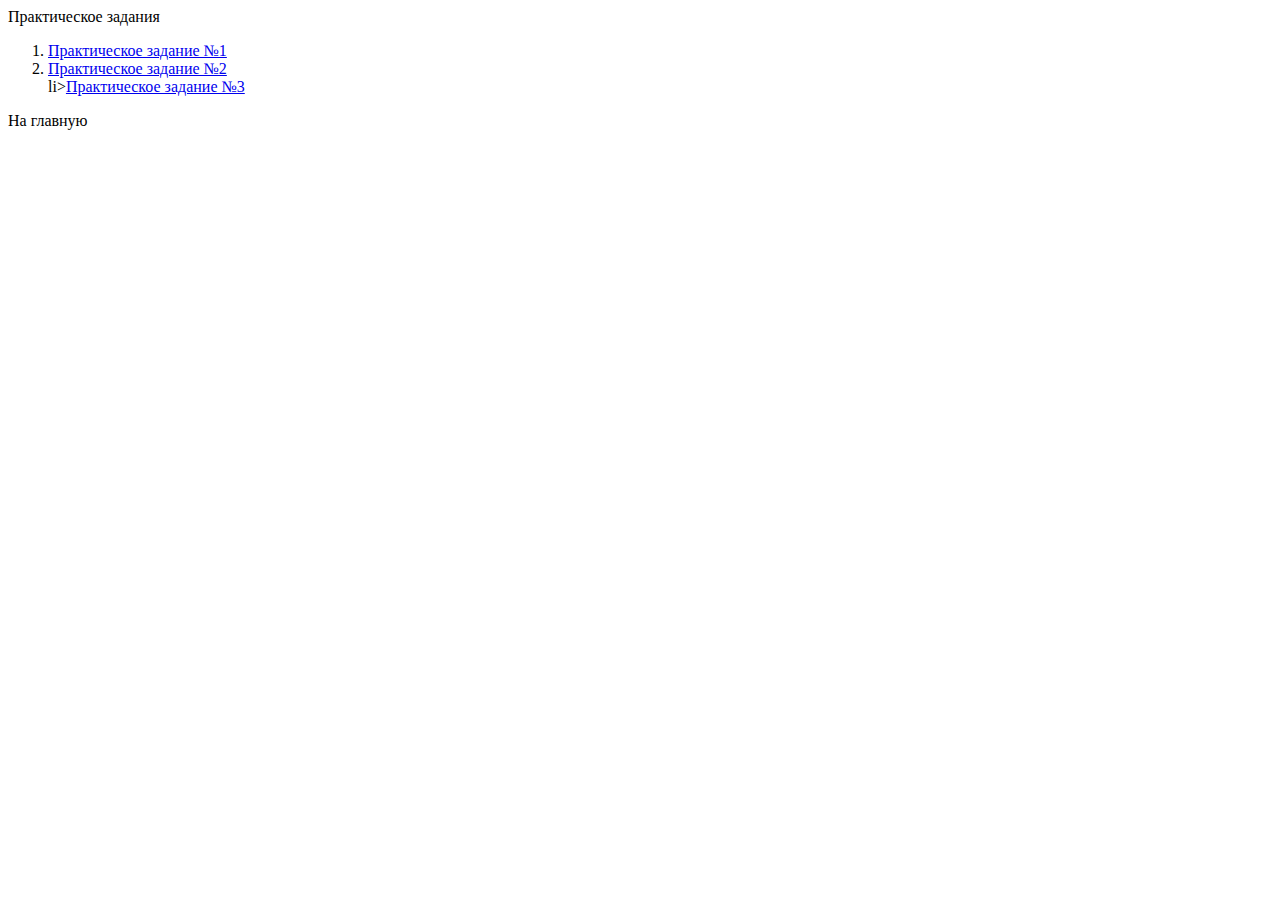
<file: index.html>
<!DOCTYPE html>
<html lang="en">
<head>
    <meta charset="UTF-8">
    <meta name="viewport" content="width=device-width, initial-scale=1.0">
    <title>Практические задания</title>
</head>
<body>
  <h>Практическое задания</h>
  <ol>
    <li><a href="task1.html">Практическое задание №1</a></li>
    <li><a href="task2.html">Практическое задание №2</a></li>
    li><a href="task3.html">Практическое задание №3</a></li>
  </ol>
    <a> На главную </a> 
</body>
</html>
</file>
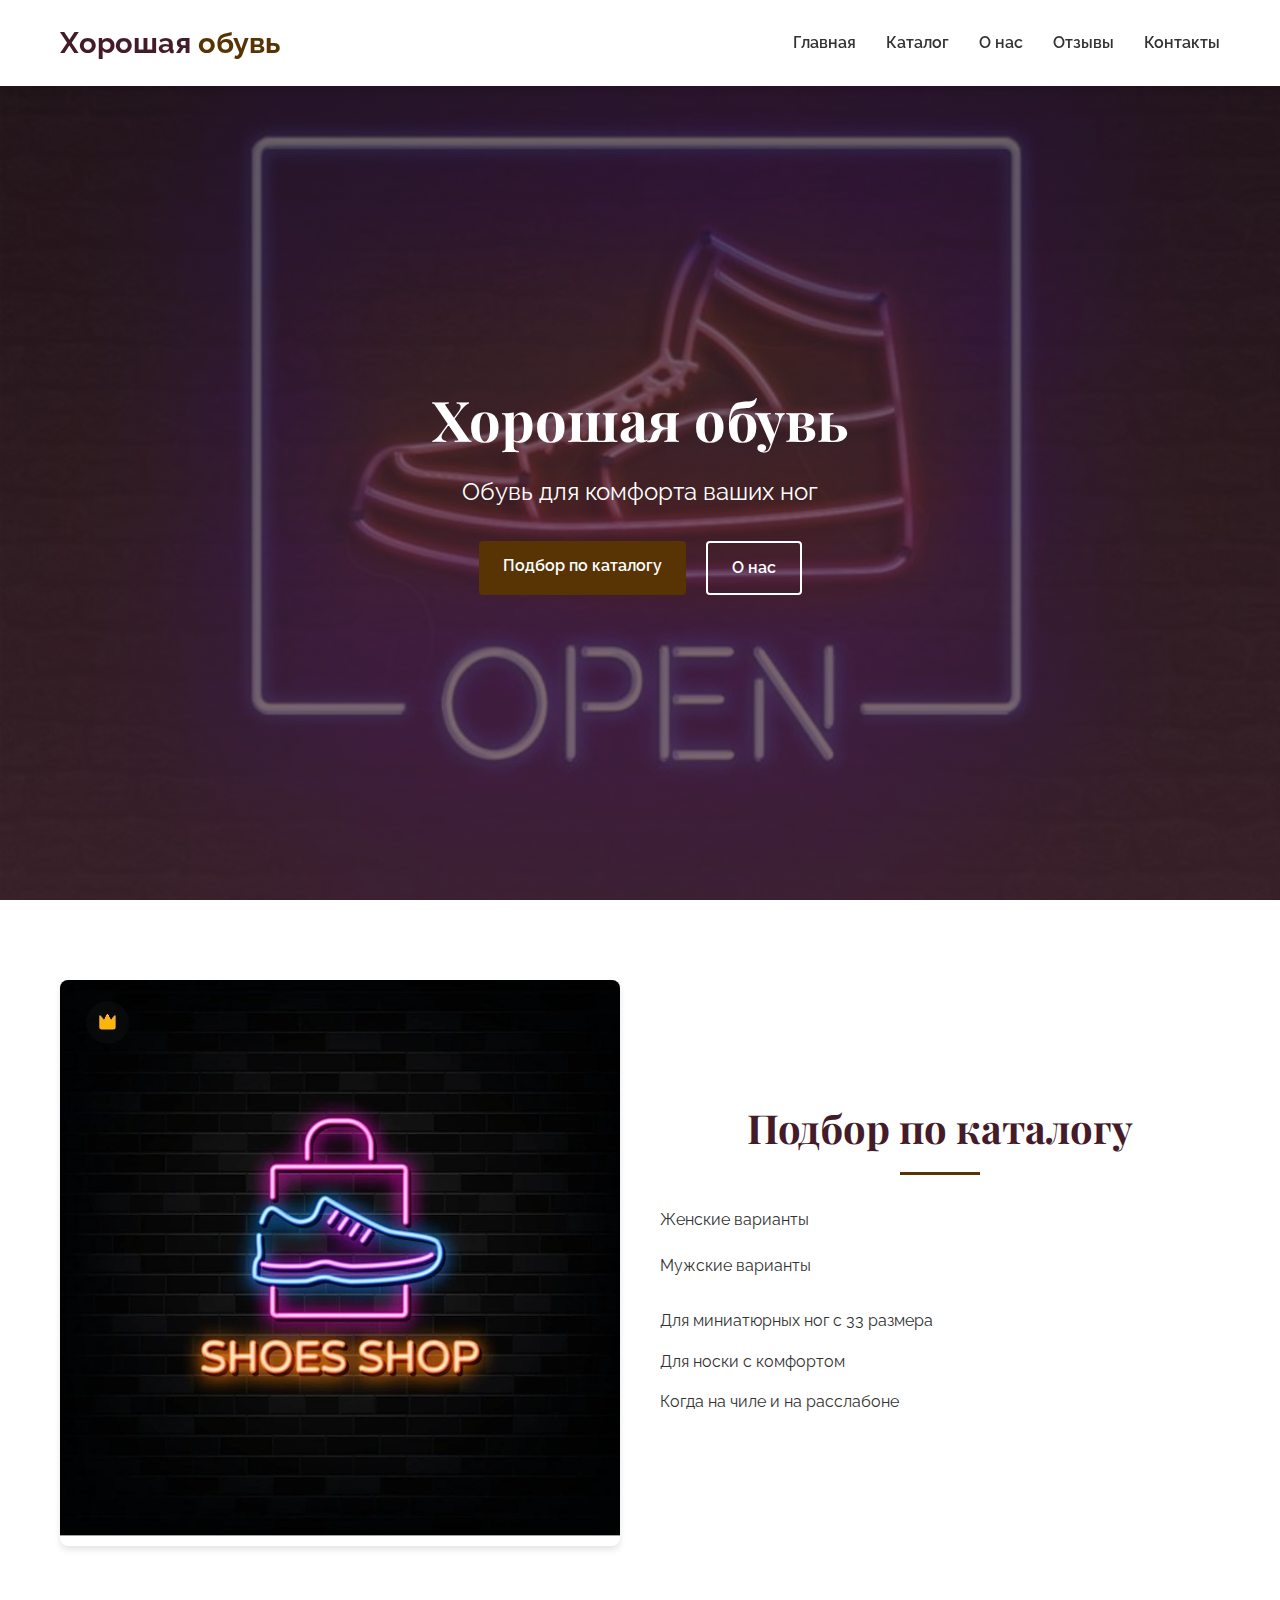
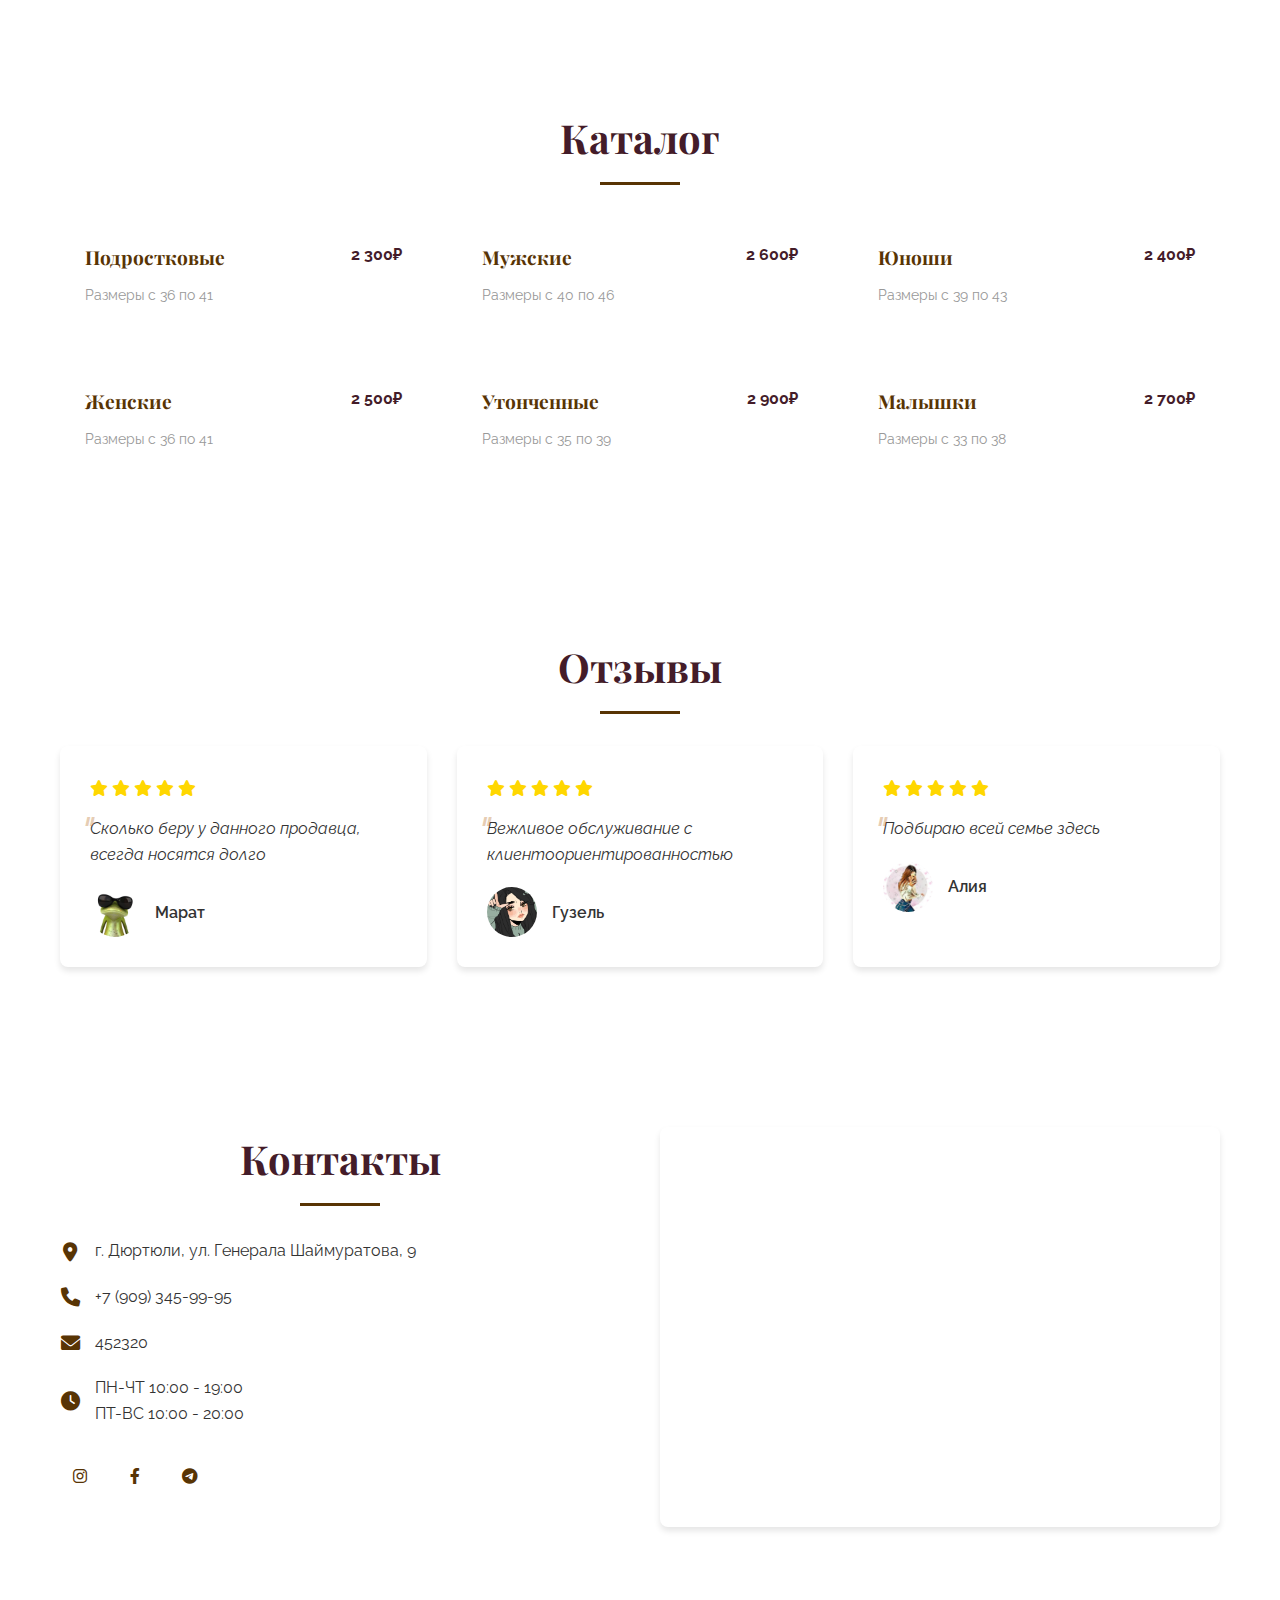
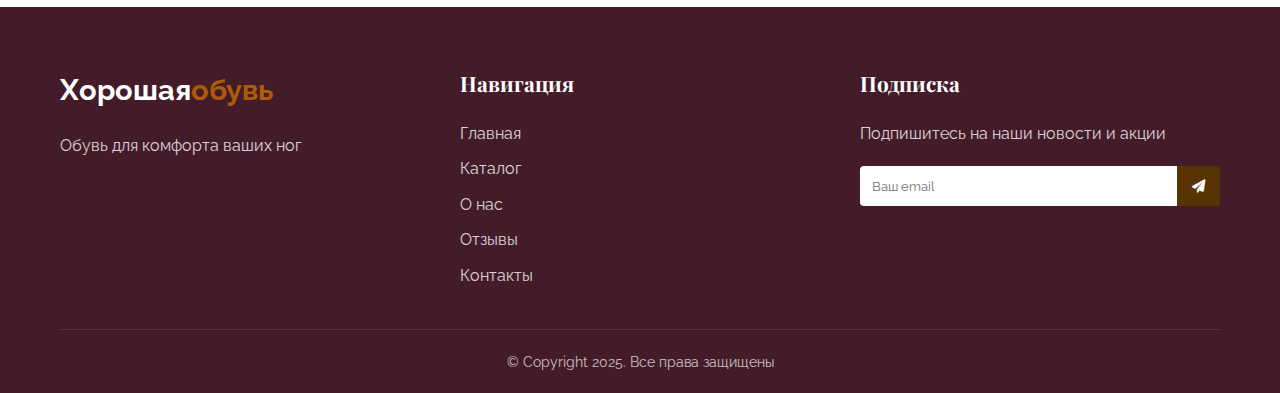
<file: итог/index.html>
<!DOCTYPE html>
<html lang="ru">
<head>
    <meta charset="UTF-8">
    <meta name="viewport" content="width=device-width, initial-scale=1.0">
    <title>Хорошая обувь</title>
    <link href="https://fonts.googleapis.com/css2?family=Playfair+Display:wght@400;700&family=Raleway:wght@400;600&display=swap" rel="stylesheet">
    <link rel="stylesheet" href="https://cdnjs.cloudflare.com/ajax/libs/font-awesome/6.0.0-beta3/css/all.min.css">
    <link rel="stylesheet" href="css/reset.css">
    <link rel="stylesheet" href="css/styles.css">
</head>

<body>
    <header class="header">
        <div class="container">
            <div class="header__inner">
                <a href="#" class="logo">Хорошая <span>обувь</span></a>
                <nav class="nav">
                    <ul class="nav__list">
                        <li class="nav__item"><a href="#" class="nav__link">Главная</a></li>
                        <li class="nav__item"><a href="#menu" class="nav__link">Каталог</a></li>
                        <li class="nav__item"><a href="#about" class="nav__link">О нас</a></li>
                        <li class="nav__item"><a href="#reviews" class="nav__link">Отзывы</a></li>
                        <li class="nav__item"><a href="#contacts" class="nav__link">Контакты</a></li>
                    </ul>
                </nav>
                <button class="menu-toggle" aria-label="Меню">
                    <span class="menu-toggle__line"></span>
                    <span class="menu-toggle__line"></span>
                    <span class="menu-toggle__line"></span>
                </button>
            </div>
        </div>
    </header>

    <main class="main">
        <section class="hero">
            <div class="container">
                <h1 class="hero__title">Хорошая обувь</h1>
                <p class="hero__subtitle">Обувь для комфорта ваших ног</p>
                <div class="hero__buttons">
                    <a href="#menu" class="btn btn--primary">Подбор по каталогу</a>
                    <a href="#contacts" class="btn btn--outline">О нас</a>
                </div>
            </div>
        </section>

        <section id="about" class="about">
            <div class="container">
                <div class="about__inner">
                    <div class="about__image">
                        <img src="images/bg2.jpg" alt="Ассортимент обуви">
                    </div>
                    <div class="about__content">
                        <h2 class="section-title">Подбор по каталогу</h2>
                        <p class="about__text">Женские варианты</p>
                        <p class="about__text">Мужские варианты</p>
                        <ul class="about__features">
                            <li class="feature-item">
                                <span>Для миниатюрных ног с 33 размера</span>
                            </li>
                            <li class="feature-item">
                                <span>Для носки с комфортом</span>
                            </li>
                            <li class="feature-item">
                                <span>Когда на чиле и на расслабоне</span>
                            </li>
                        </ul>
                    </div>
                </div>
            </div>
 </section>
 <section id="menu" class="menu">
            <div class="container">
                <h2 class="section-title">Каталог</h2>
                <div class="menu__content active" id="coffee">
                    <div class="menu__grid">
                        <div class="menu-item">
                            <div class="menu-item__header">
                                <h3 class="menu-item__title">Подростковые</h3>
                                <span class="menu-item__price">2 300₽</span>
                            </div>
                            <p class="menu-item__description">Размеры с 36 по 41</p>
                        </div>
                        <div class="menu-item">
                            <div class="menu-item__header">
                                <h3 class="menu-item__title">Мужские</h3>
                                <span class="menu-item__price">2 600₽</span>
                            </div>
                            <p class="menu-item__description">Размеры с 40 по 46</p>
                        </div>
                        <div class="menu-item">
                            <div class="menu-item__header">
                                <h3 class="menu-item__title">Юноши</h3>
                                <span class="menu-item__price">2 400₽</span>
                            </div>
                            <p class="menu-item__description">Размеры с 39 по 43</p>
                        </div>
                        <div class="menu-item">
                            <div class="menu-item__header">
                                <h3 class="menu-item__title">Женские</h3>
                                <span class="menu-item__price">2 500₽</span>
                            </div>
                            <p class="menu-item__description">Размеры с 36 по 41</p>
                        </div>
                        <div class="menu-item">
                            <div class="menu-item__header">
                                <h3 class="menu-item__title">Утонченные</h3>
                                <span class="menu-item__price">2 900₽</span>
                            </div>
                            <p class="menu-item__description">Размеры с 35 по 39</p>
                        </div>
                        <div class="menu-item">
                            <div class="menu-item__header">
                                <h3 class="menu-item__title">Малышки</h3>
                                <span class="menu-item__price">2 700₽</span>
                            </div>
                            <p class="menu-item__description">Размеры с 33 по 38</p>
                        </div>
                    </div>
                </div>
            </div>
        </section>
        <section id="reviews" class="reviews">
            <div class="container">
                <h2 class="section-title">Отзывы</h2>
                <div class="reviews__slider">
                    <div class="review">
                        <div class="review__rating">
                            <i class="fas fa-star"></i>
                            <i class="fas fa-star"></i>
                            <i class="fas fa-star"></i>
                            <i class="fas fa-star"></i>
                            <i class="fas fa-star"></i>
                        </div>
                        <p class="review__text">Сколько беру у данного продавца, всегда носятся долго</p>
                        <div class="review__author">
                            <img src="images/a.png" alt="Фото Марата" class="review__photo">
                            <span class="review__name">Марат</span>
                        </div>
                    </div>
                    <div class="review">
                        <div class="review__rating">
                            <i class="fas fa-star"></i>
                            <i class="fas fa-star"></i>
                            <i class="fas fa-star"></i>
                            <i class="fas fa-star"></i>
                            <i class="fas fa-star"></i>
                        </div>
                        <p class="review__text">Вежливое обслуживание с клиентоориентированностью</p>
                        <div class="review__author">
                            <img src="images/b.png" alt="Фото Гузель" class="review__photo">
                            <span class="review__name">Гузель</span>
                        </div>
                    </div>
                    <div class="review">
                        <div class="review__rating">
                            <i class="fas fa-star"></i>
                            <i class="fas fa-star"></i>
                            <i class="fas fa-star"></i>
                            <i class="fas fa-star"></i>
                            <i class="fas fa-star"></i>
                        </div>
                        <p class="review__text">Подбираю всей семье здесь</p>
                        <div class="review__author">
                            <img src="images/c.png" alt="Фото Алии" class="review__photo">
                            <span class="review__name">Алия</span>
                        </div>
                    </div>
                </div>
            </div>
        </section>
        <section id="contacts" class="contacts">
            <div class="container">
                <div class="contacts__inner">
                    <div class="contacts__info">
                        <h2 class="section-title">Контакты</h2>
                        <div class="contact-item">
                            <i class="fas fa-map-marker-alt contact-icon"></i>
                            <span>г. Дюртюли, ул. Генерала Шаймуратова, 9</span>
                        </div>
                        <div class="contact-item">
                            <i class="fas fa-phone contact-icon"></i>
                            <span>+7 (909) 345-99-95</span>
                        </div>
                        <div class="contact-item">
                            <i class="fas fa-envelope contact-icon"></i>
                            <span>452320</span>
                        </div>
                        <div class="contact-item">
                            <i class="fas fa-clock contact-icon"></i>
                            <span>ПН-ЧТ 10:00 - 19:00<br>ПТ-ВС 10:00 - 20:00</span>
                        </div>
                        <div class="social-links">
                            <a href="#" class="social-link" aria-label="Instagram"><i class="fab fa-instagram"></i></a>
                            <a href="#" class="social-link" aria-label="Facebook"><i class="fab fa-facebook-f"></i></a>
                            <a href="#" class="social-link" aria-label="Telegram"><i class="fab fa-telegram-plane"></i></a>
                        </div>
                    </div>
                    <div class="contacts__map">
                        <iframe src="https://www.google.com/maps/embed?pb=!1m18!1m12!1m3!1d2260.753523282223!2d54.84696261584759!3d55.48439360378638!2m3!1f0!2f0!3f0!3m2!1i1024!2i768!4f13.1!3m3!1m2!1s0x43de59474161d589%3A0x574267d6342bdd4a!2z0J7QntCeICLQotCw0L3Ri9GIIg!5e0!3m2!1sru!2sru!4v1759598816145!5m2!1sru!2sru" width="600" height="450" style="border:0;" allowfullscreen="" loading="lazy" referrerpolicy="no-referrer-when-downgrade" title="Карта расположения магазина"></iframe>
                    </div>
                </div>
            </div>
        </section>
    </main>

    <footer class="footer">
        <div class="container">
            <div class="footer__inner">
                <div class="footer__logo">
                    <a href="#" class="logo">Хорошая<span>обувь</span></a>
                    <p class="footer__text">Обувь для комфорта ваших ног</p>
                </div>
                <div class="footer__nav">
                    <h3 class="footer__title">Навигация</h3>
                    <ul class="footer__list">
                        <li><a href="#" class="footer__link">Главная</a></li>
                        <li><a href="#menu" class="footer__link">Каталог</a></li>
                        <li><a href="#about" class="footer__link">О нас</a></li>
                        <li><a href="#reviews" class="footer__link">Отзывы</a></li>
                        <li><a href="#contacts" class="footer__link">Контакты</a></li>
                    </ul>
                </div>
                <div class="footer__subscribe">
                    <h3 class="footer__title">Подписка</h3>
                    <p class="footer__text">Подпишитесь на наши новости и акции</p>
                    <form class="subscribe-form">
                        <input type="email" placeholder="Ваш email" class="subscribe-input" required>
                        <button type="submit" class="subscribe-btn"><i class="fas fa-paper-plane"></i></button>
                    </form>
                </div>
            </div>
            <div class="footer__bottom">
                <p class="footer__copyright">© Copyright 2025. Все права защищены</p>
            </div>
        </div>
    </footer>
</body>
</html>
</file>
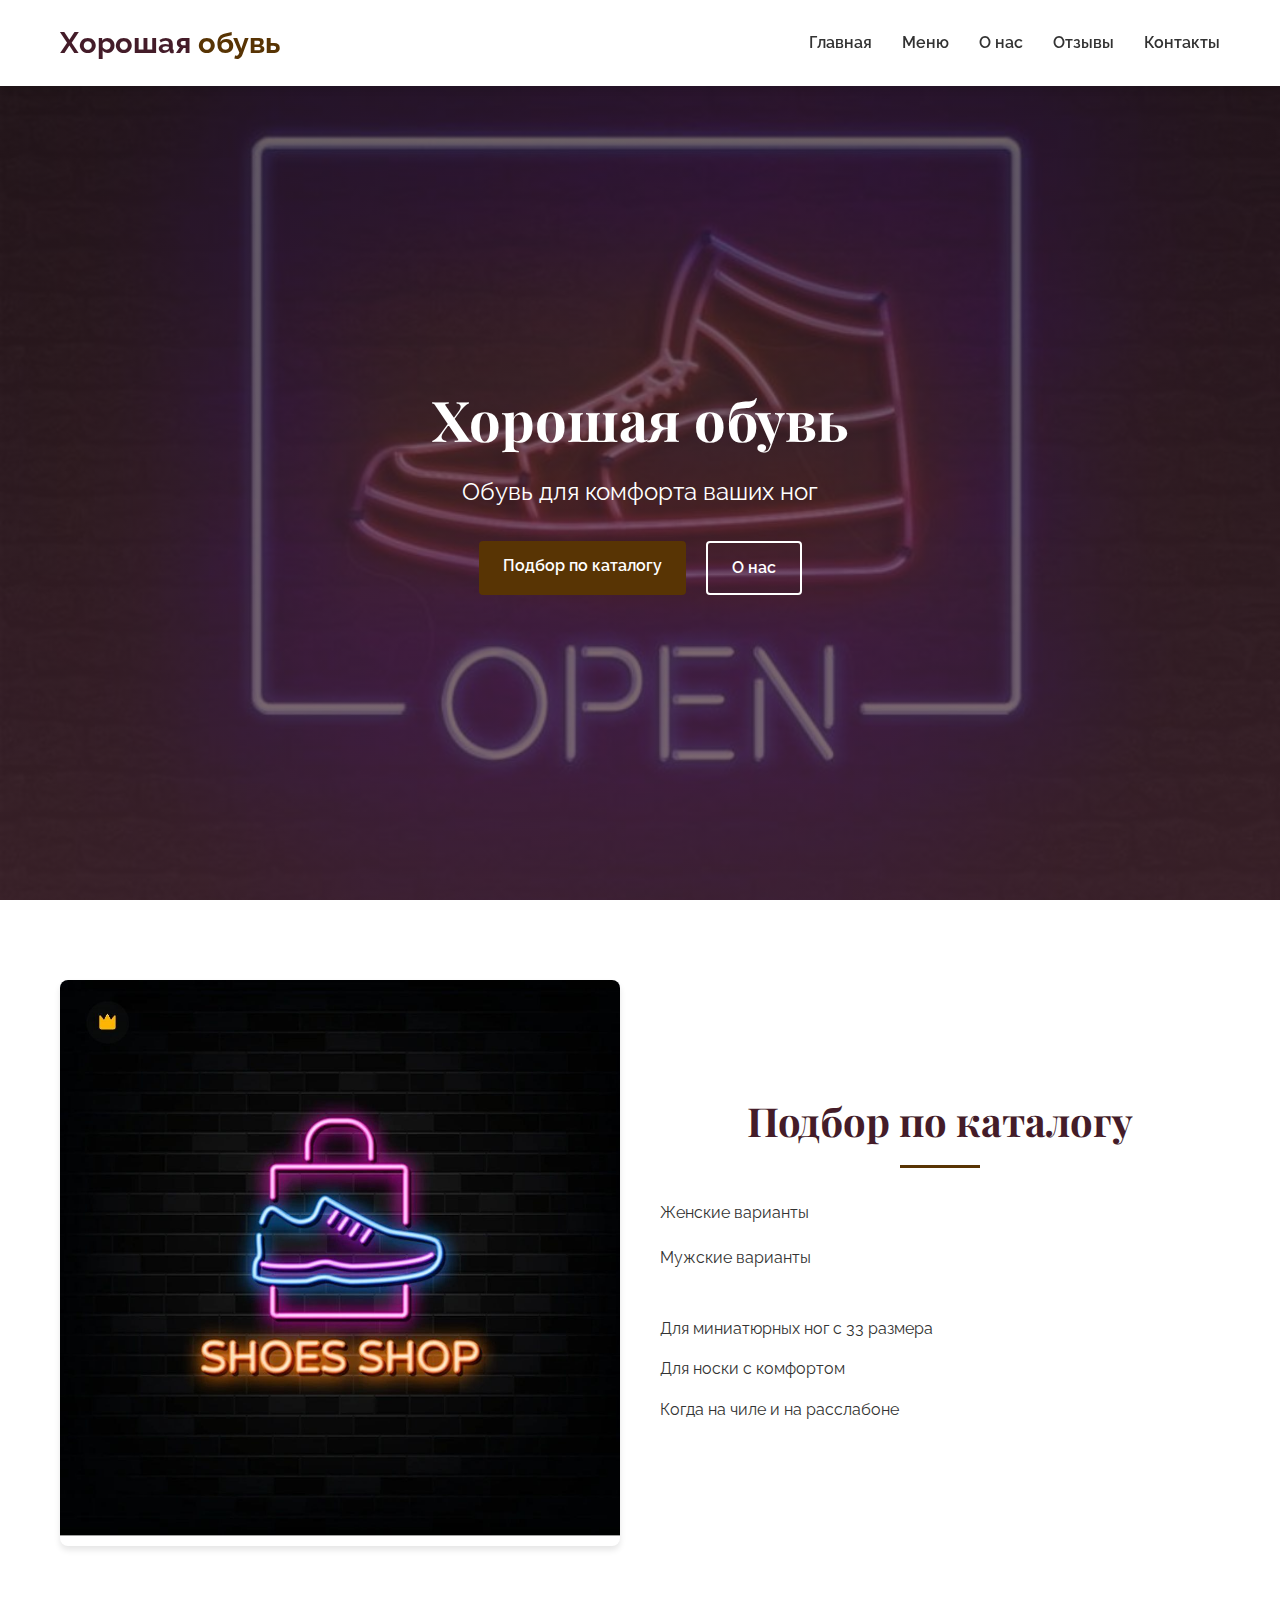
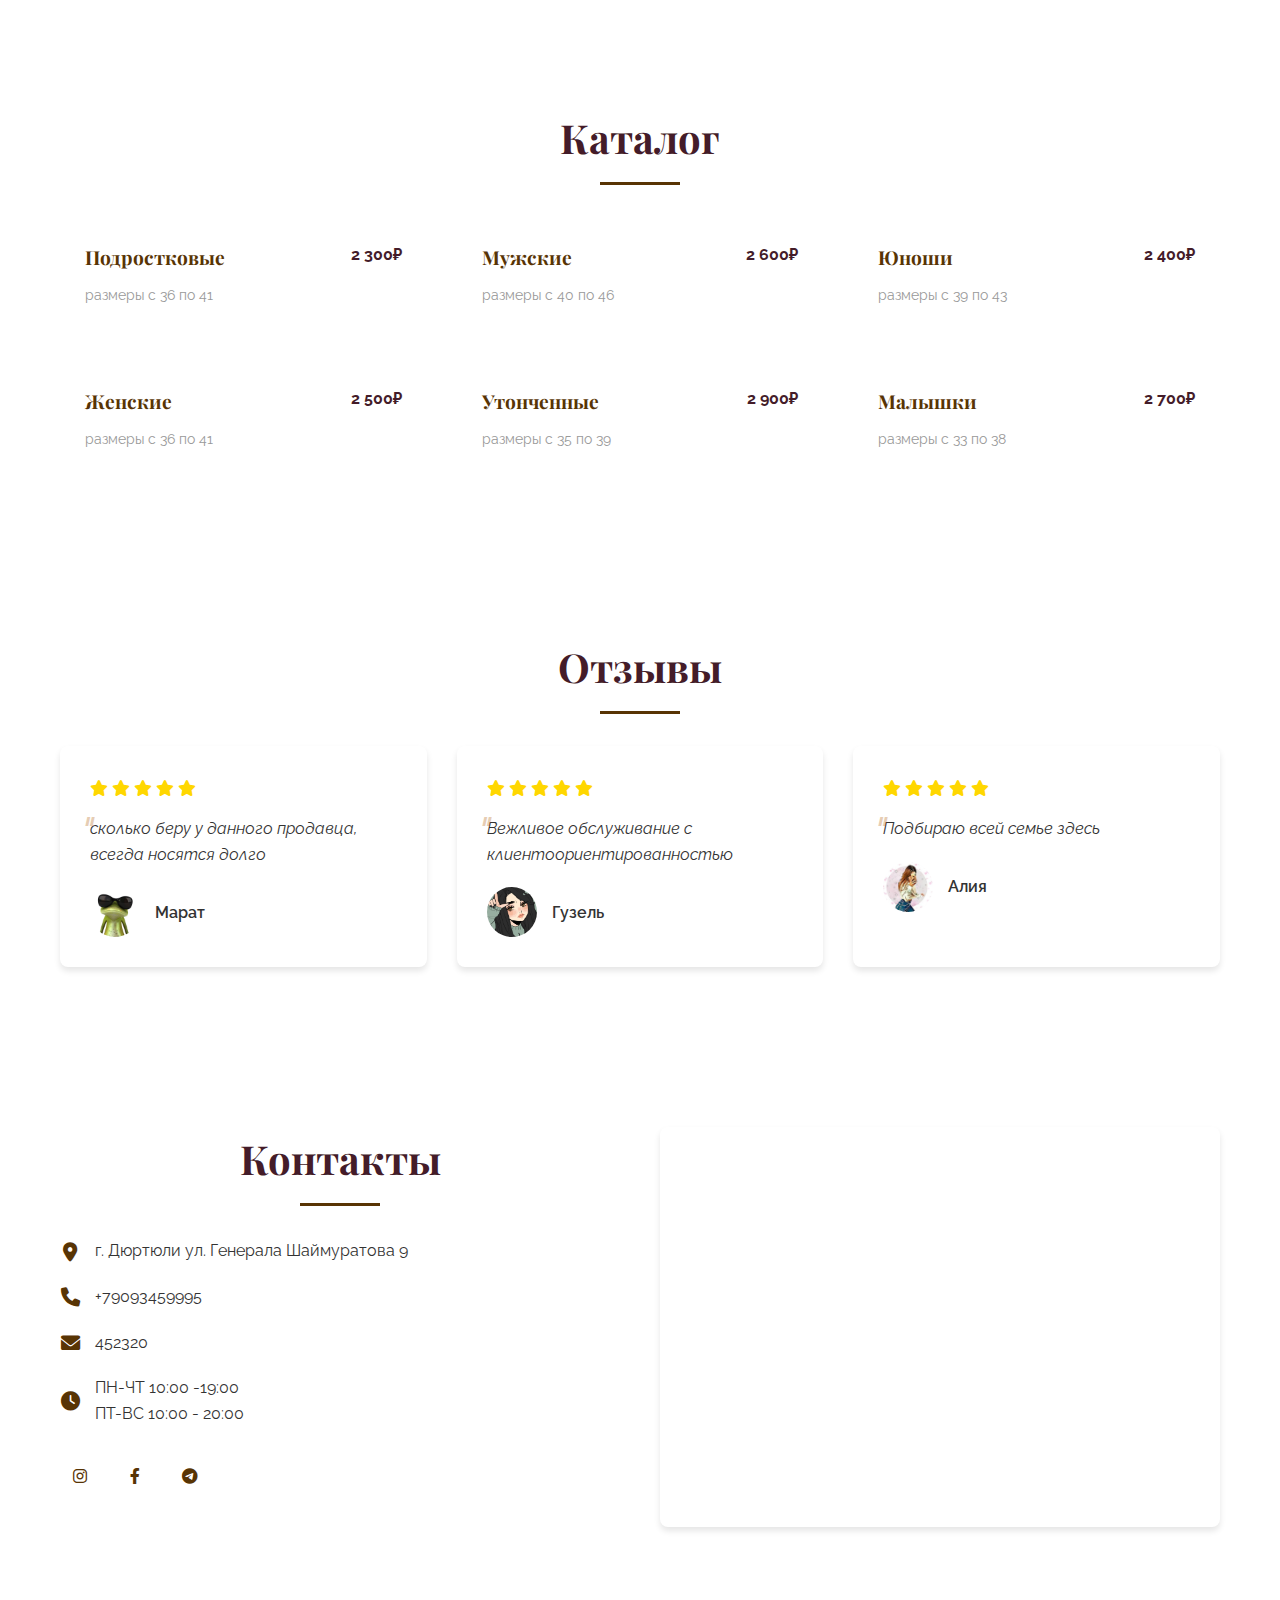
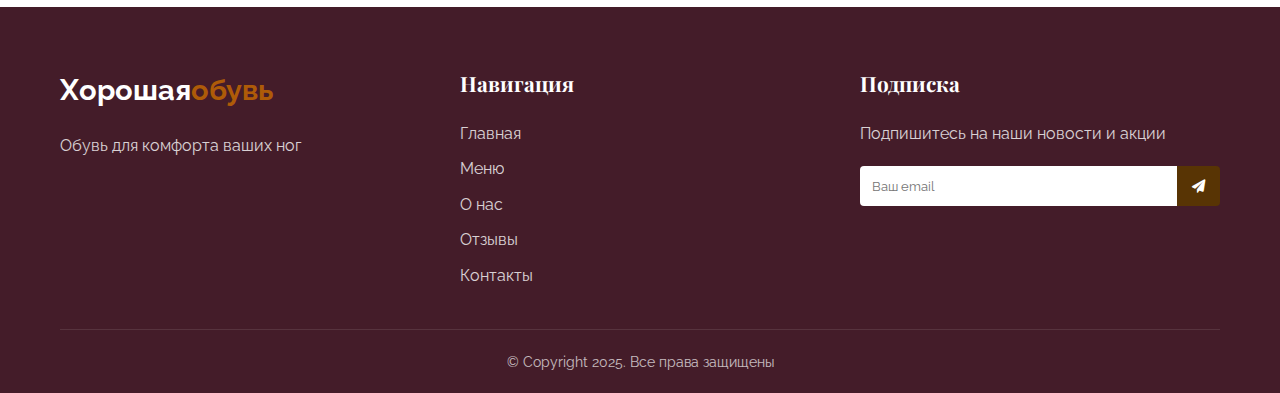
<file: 3 урок/итог/index.html>
<!DOCTYPE html>
<html lang="ru">

<head>
    <meta charset="UTF-8">
    <meta name="viewport" content="width=device-width, initial-scale=1.0">
    <title>Хорошая обувь</title>

    <link
        href="https://fonts.googleapis.com/css2?family=Playfair+Display:wght@400;700&family=Raleway:wght@400;600&display=swap"
        rel="stylesheet">
    <link rel="stylesheet" href="https://cdnjs.cloudflare.com/ajax/libs/font-awesome/6.0.0-beta3/css/all.min.css">
    <link rel="stylesheet" href="css/reset.css">
    <link rel="stylesheet" href="css/styles.css">
</head>

<body>
    <header class="header">
        <div class="container">
            <div class="header__inner">
                <a href="#" class="logo">Хорошая <span>обувь</span></a>
                <nav class="nav">
                    <ul class="nav__list">
                        <li class="nav__item"><a href="#" class="nav__link">Главная</a></li>
                        <li class="nav__item"><a href="#menu" class="nav__link">Меню</a></li>
                        <li class="nav__item"><a href="#about" class="nav__link">О нас</a></li>
                        <li class="nav__item"><a href="#reviews" class="nav__link">Отзывы</a></li>
                        <li class="nav__item"><a href="#contacts" class="nav__link">Контакты</a></li>
                    </ul>
                </nav>
                <button class="menu-toggle" aria-label="Меню">
                    <span class="menu-toggle__line"></span>
                    <span class="menu-toggle__line"></span>
                    <span class="menu-toggle__line"></span>
                </button>
            </div>
        </div>
    </header>

    <main class="main">
        <section class="hero">
            <div class="container">
                <h1 class="hero__title">Хорошая обувь</h1>
                <p class="hero__subtitle">Обувь для комфорта ваших ног</p>
                <div class="hero__buttons">
                    <a href="#menu" class="btn btn--primary"> Подбор по каталогу</a>
                    <a href="#contacts" class="btn btn--outline">О нас</a>
                </div>
            </div>
        </section>

        <section id="about" class="about">
            <div class="container">
                <div class="about__inner">
                    <div class="about__image">
                        <img src="images/bg2.jpg" alt="">
                    </div>
                    <div class="about__content">
                        <h2 class="section-title">Подбор по каталогу</h2>
                        <p class="about__text">Женские варианты</p>
                        <p class="about__text">Мужские варианты</p>
                        <ul class="about__features">
                            <li class="feature-item">
                                <span></span>
                            </li>
                            <li class="feature-item">
                                <span>Для миниатюрных ног с 33 размера</span>
                            </li>
                            <li class="feature-item">
                                <span>Для носки с комфортом</span>
                            </li>
                            <li class="feature-item">
                                <span>Когда на чиле и на расслабоне</span>
                            </li>
                        </ul>
                    </div>
                </div>
            </div>
        </section>

        <section id="menu" class="menu">
            <div class="container">
                <h2 class="section-title">Каталог</h2>
                <div class="menu__content active" id="coffee">
                    <div class="menu__grid">
                        <div class="menu-item">
                            <div class="menu-item__header">
                                <h3 class="menu-item__title">Подростковые</h3>
                                <span class="menu-item__price"> 2 300₽</span>
                            </div>
                            <p class="menu-item__description">размеры с 36 по 41</p>
                        </div>
                        <div class="menu-item">
                            <div class="menu-item__header">
                                <h3 class="menu-item__title">Мужские</h3>
                                <span class="menu-item__price"> 2 600₽</span>
                            </div>
                            <p class="menu-item__description">размеры с 40 по 46</p>
                        </div>
                        <div class="menu-item">
                            <div class="menu-item__header">
                                <h3 class="menu-item__title">Юноши</h3>
                                <span class="menu-item__price"> 2 400₽</span>
                            </div>
                            <p class="menu-item__description">размеры с 39 по 43</p>
                        </div>
                        <div class="menu-item">
                            <div class="menu-item__header">
                                <h3 class="menu-item__title">Женские</h3>
                                <span class="menu-item__price"> 2 500₽</span>
                            </div>
                            <p class="menu-item__description">размеры с 36 по 41</p>
                        </div>
                        <div class="menu-item">
                            <div class="menu-item__header">
                                <h3 class="menu-item__title">Утонченные</h3>
                                <span class="menu-item__price"> 2 900₽</span>
                            </div>
                            <p class="menu-item__description">размеры с 35 по 39</p>
                        </div>
                        <div class="menu-item">
                            <div class="menu-item__header">
                                <h3 class="menu-item__title">Малышки</h3>
                                <span class="menu-item__price"> 2 700₽</span>
                            </div>
                            <p class="menu-item__description">размеры с 33 по 38</p>
                        </div>
                    </div>
                </div>

            </div>
        </section>

        <section id="reviews" class="reviews">
            <div class="container">
                <h2 class="section-title">Отзывы</h2>
                <div class="reviews__slider">
                    <div class="review">
                        <div class="review__rating">
                            <i class="fas fa-star"></i>
                            <i class="fas fa-star"></i>
                            <i class="fas fa-star"></i>
                            <i class="fas fa-star"></i>
                            <i class="fas fa-star"></i>
                        </div>
                        <p class="review__text">сколько беру у данного продавца, всегда носятся долго</p>
                        <div class="review__author">
                            <img src="images/a.png" alt=""
                                class="review__photo">
                            <span class="review__name">Марат</span>
                        </div>
                    </div>
                    <div class="review">
                        <div class="review__rating">
                            <i class="fas fa-star"></i>
                            <i class="fas fa-star"></i>
                            <i class="fas fa-star"></i>
                            <i class="fas fa-star"></i>
                            <i class="fas fa-star"></i>
                        </div>
                        <p class="review__text">Вежливое обслуживание с клиентоориентированностью</p>
                        <div class="review__author">
                            <img src="images/b.png" alt=""
                                class="review__photo">
                            <span class="review__name">Гузель</span>
                        </div>
                    </div>
                    <div class="review">
                        <div class="review__rating">
                            <i class="fas fa-star"></i>
                            <i class="fas fa-star"></i>
                            <i class="fas fa-star"></i>
                            <i class="fas fa-star"></i>
                            <i class="fas fa-star"></i>
                        </div>
                        <p class="review__text">Подбираю всей семье здесь</p>
                        <div class="review__author">
                            <img src="images/c.png" alt=""
                                class="review__photo">
                            <span class="review__name">Алия</span>
                        </div>
                    </div>
                </div>
            </div>
        </section>

        <section id="contacts" class="contacts">
            <div class="container">
                <div class="contacts__inner">
                    <div class="contacts__info">
                        <h2 class="section-title">Контакты</h2>
                        <div class="contact-item">
                            <i class="fas fa-map-marker-alt contact-icon"></i>
                            <span>г. Дюртюли ул. Генерала Шаймуратова 9 </span>
                        </div>
                        <div class="contact-item">
                            <i class="fas fa-phone contact-icon"></i>
                            <span>+79093459995</span>
                        </div>
                        <div class="contact-item">
                            <i class="fas fa-envelope contact-icon"></i>
                            <span>452320</span>
                        </div>
                        <div class="contact-item">
                            <i class="fas fa-clock contact-icon"></i>
                            <span>ПН-ЧТ 10:00 -19:00 <br> ПТ-ВС 10:00 - 20:00</span>
                        </div>
                        <div class="social-links">
                            <a href="#" class="social-link" aria-label="Instagram"><i class="fab fa-instagram"></i></a>
                            <a href="#" class="social-link" aria-label="Facebook"><i class="fab fa-facebook-f"></i></a>
                            <a href="#" class="social-link" aria-label="Telegram"><i
                                    class="fab fa-telegram-plane"></i></a>
                        </div>
                    </div>
                    <div class="contacts__map">
                        <iframe src="https://www.google.com/maps/embed?pb=!1m18!1m12!1m3!1d2260.753523282223!2d54.84696261584759!3d55.48439360378638!2m3!1f0!2f0!3f0!3m2!1i1024!2i768!4f13.1!3m3!1m2!1s0x43de59474161d589%3A0x574267d6342bdd4a!2z0J7QntCeICLQotCw0L3Ri9GIIg!5e0!3m2!1sru!2sru!4v1759598816145!5m2!1sru!2sru" width="600" height="450" style="border:0;" allowfullscreen="" loading="lazy" referrerpolicy="no-referrer-when-downgrade"></iframe>
                    </div>
                </div>
            </div>
        </section>
    </main>

    <footer class="footer">
        <div class="container">
            <div class="footer__inner">
                <div class="footer__logo">
                    <a href="#" class="logo">Хорошая<span>обувь</span></a>
                    <p class="footer__text">Обувь для комфорта ваших ног</p>
                </div>
                <div class="footer__nav">
                    <h3 class="footer__title">Навигация</h3>
                    <ul class="footer__list">
                        <li><a href="#" class="footer__link">Главная</a></li>
                        <li><a href="#menu" class="footer__link">Меню</a></li>
                        <li><a href="#about" class="footer__link">О нас</a></li>
                        <li><a href="#reviews" class="footer__link">Отзывы</a></li>
                        <li><a href="#contacts" class="footer__link">Контакты</a></li>
                    </ul>
                </div>
                <div class="footer__subscribe">
                    <h3 class="footer__title">Подписка</h3>
                    <p class="footer__text">Подпишитесь на наши новости и акции</p>
                    <form class="subscribe-form">
                        <input type="email" placeholder="Ваш email" class="subscribe-input">
                        <button type="submit" class="subscribe-btn"><i class="fas fa-paper-plane"></i></button>
                    </form>
                </div>
            </div>
            <div class="footer__bottom">
                <p class="footer__copyright">© Copyright 2025. Все права защищены</p>
            </div>
        </div>
    </footer>


</body>

</html>
</file>
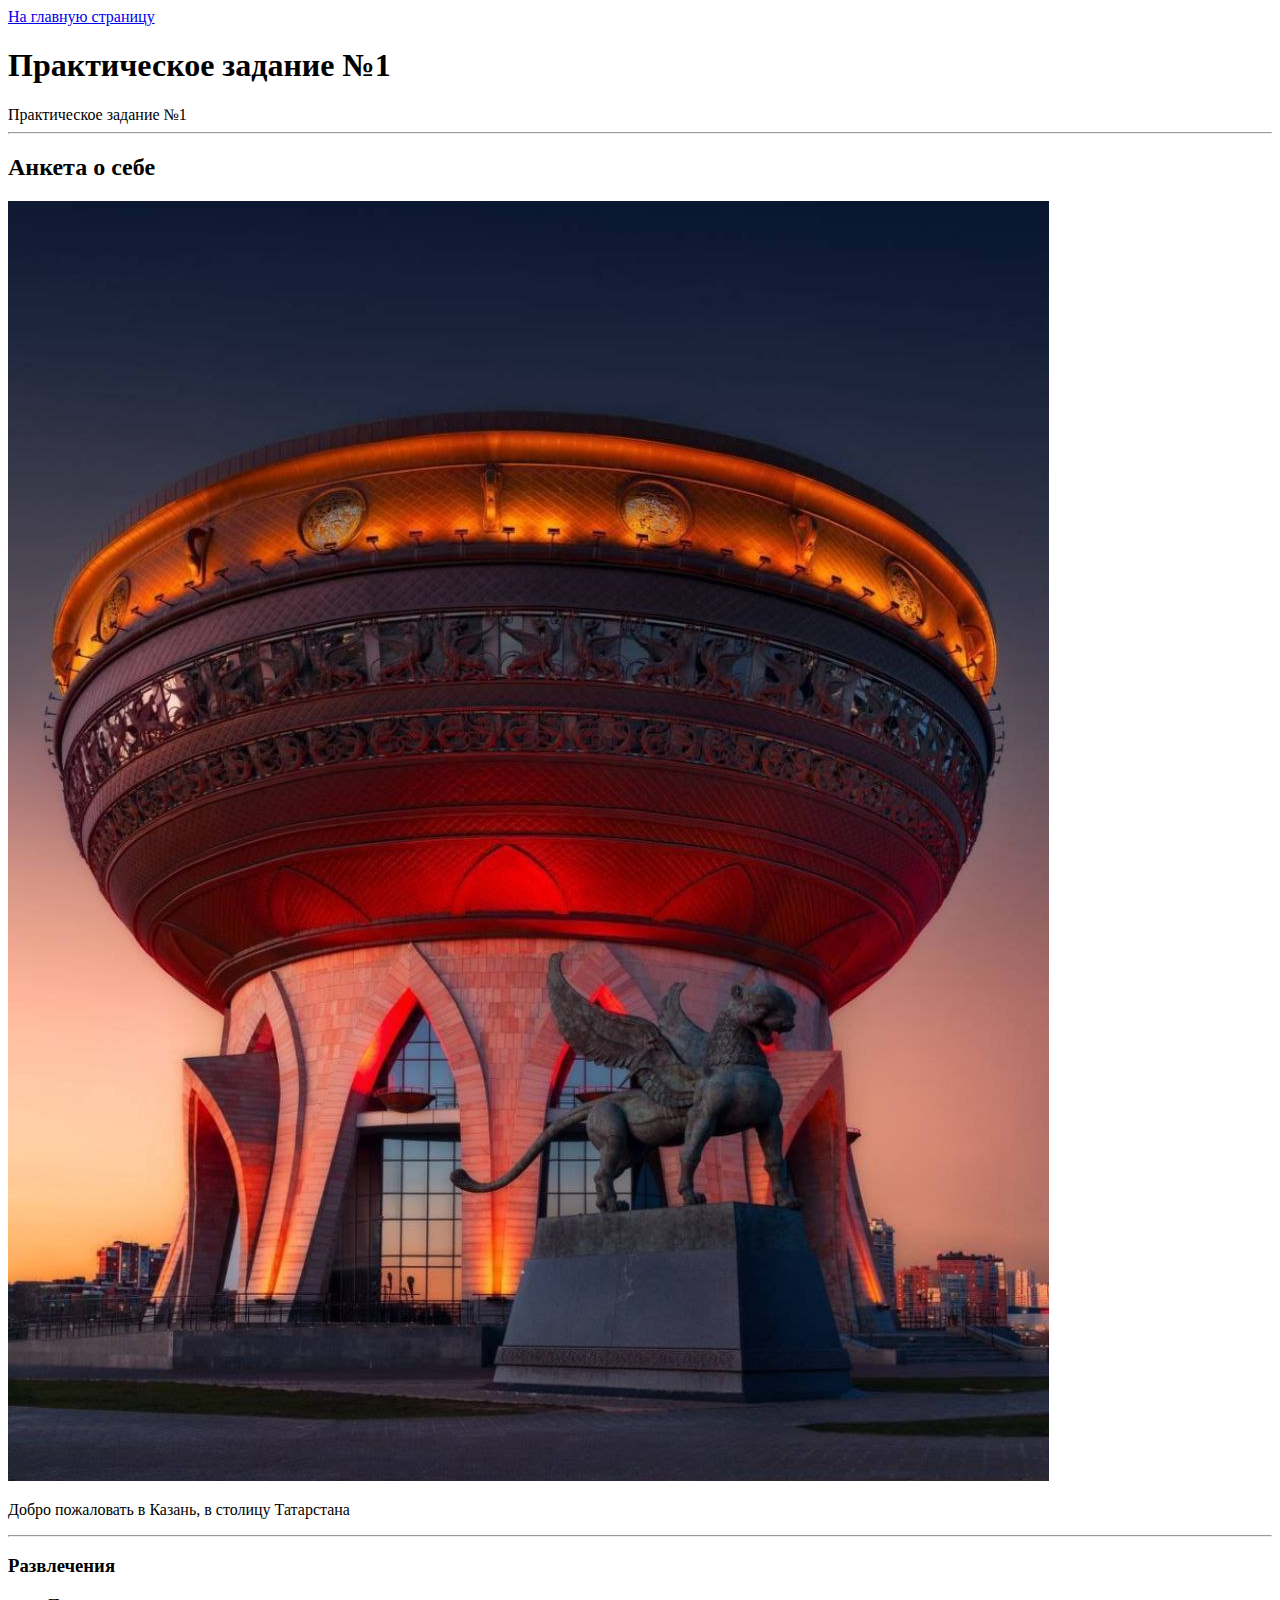
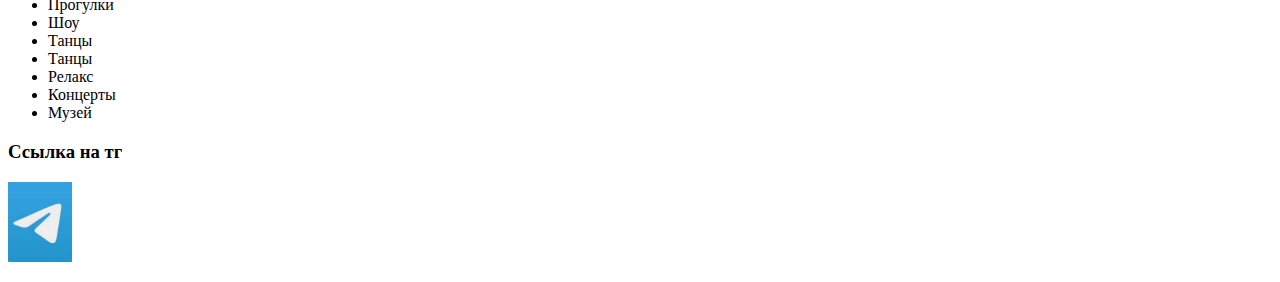
<file: task1.html>
<!DOCTYPE html>
<html lang="en">
<head>
    <meta charset="UTF-8">
    <meta name="viewport" content="width=device-width, initial-scale=1.0">
    <title>Практическое задание№1</title>
</head>
<body>
    <a href="index.html">На главную страницу</a>
  <h1>Практическое задание №1</h1>  Практическое задание №1
<hr>
<h2>Анкета о себе</h2>
<img widf="300" src="IMAGE 2025-09-21 18:01:24.jpg" alt="">
<p> Добро пожаловать в Казань, в столицу Татарстана 
    <hr>
    <h3>Развлечения</h3>
    <ul>

        
         <li>Прогулки </li>
           <li> Шоу</li>
            <li>Танцы</li>
            <Li>Танцы</Li>
            <li>Релакс</li>
            <li>Концерты</li>
            <li>Музей</li>
    </ul>
    <h3>Ссылка на тг</h3>
    <a href="https://t.me/gulwatik">
        <img width="64" src="IMAGE 2025-09-21 17:50:01.jpg" alt="Ссылка на тг"
    </a>
</p>
</body>
</html>
</file>
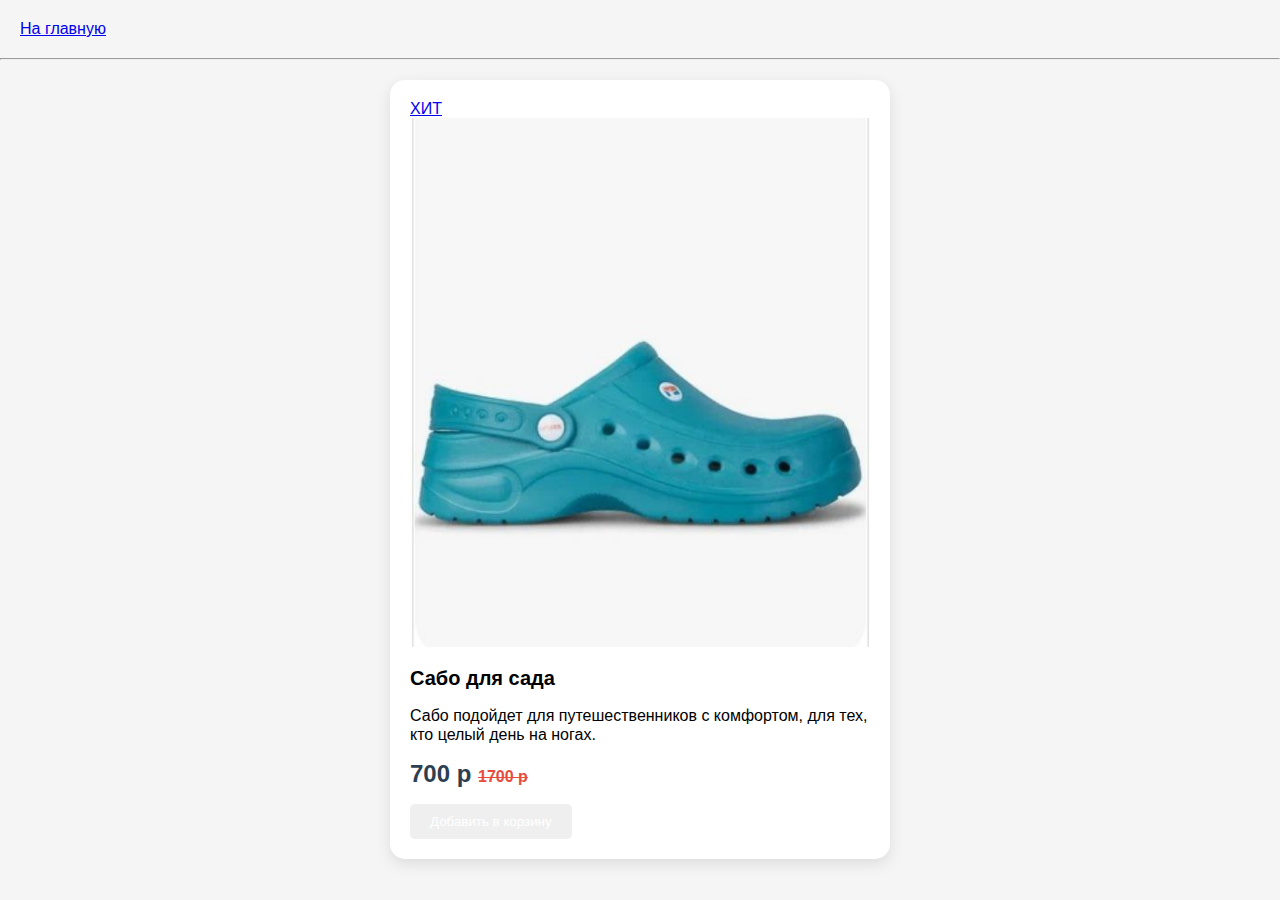
<file: task2.html>
<!DOCTYPE html>
<html lang="en">
<head>
    <meta charset="UTF-8">
    <meta name="viewport" content="width=device-width, initial-scale=1.0">
    <title>Document</title>
    <link rel="stylesheet" href="task2.css"> 
</head>
<body>
    <a class="back-to-main" href="index.html">На главную</a>
    <hr>

    <div class="card">
        <p class="favorit">
            <a href="#">ХИТ</a>
        </p>
        <img src="IMAGE 2025-09-28 11:47:37.jpg" alt="">
<h3> Сабо для сада </h3>
    <p class="info"> Сабо подойдет для путешественников с комфортом, для тех, кто целый день на ногах. 
        <div class=""></div> </p>
    <p class="price"> 700 p <span class="old-price"> 1700 p </span> </p>
    <button>Добавить в корзину</button>





    </div>
</body>
</html>
</file>
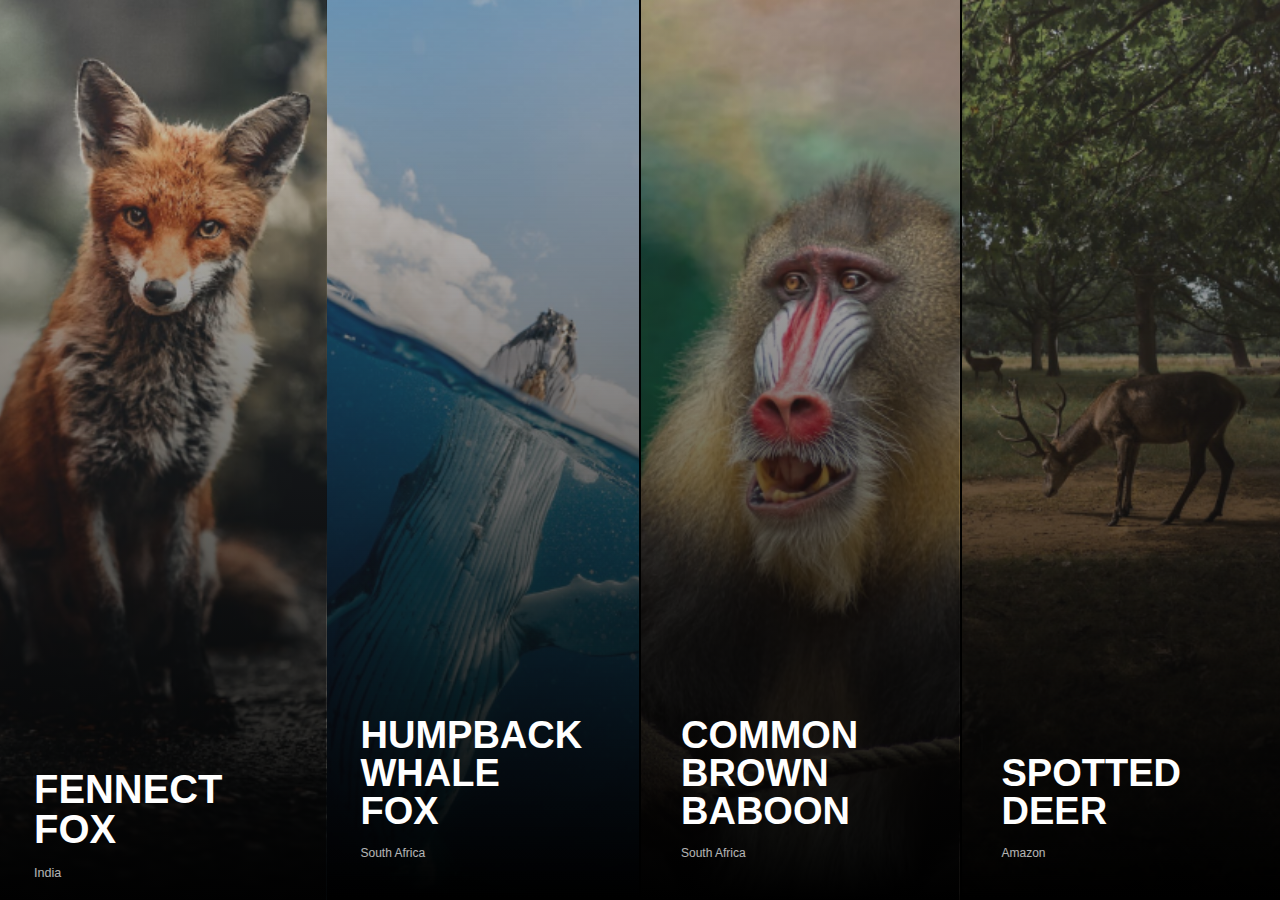
<file: task3.html>
<!DOCTYPE html>
<html lang="en">

<head>
    <meta charset="UTF-8">
    <meta name="viewport" content="width=device-width, initial-scale=1.0">
    <title>Практическое задание №3</title>
    <link rel="stylesheet" href="task3.css">
</head>

<body>
    <div class="cards">
        <div class="card card-1">
            <h3>Fennect <br> fox</h3>
            <h4>India</h4>
        </div>
        <div class="card card-2">
            <h3>humpback <br> whale<br> fox</h3>
            <h4>South Africa</h4>
        </div>
        <div class="card card-3">
            <h3>Common brown <br> baboon</h3>
            <h4>South Africa</h4>
        </div>
        <div class="card card-4">
            <h3>spotted <br> deer </h3>
            <h4>Amazon</h4>
        </div>
    </div>
</body>

</html>
</file>
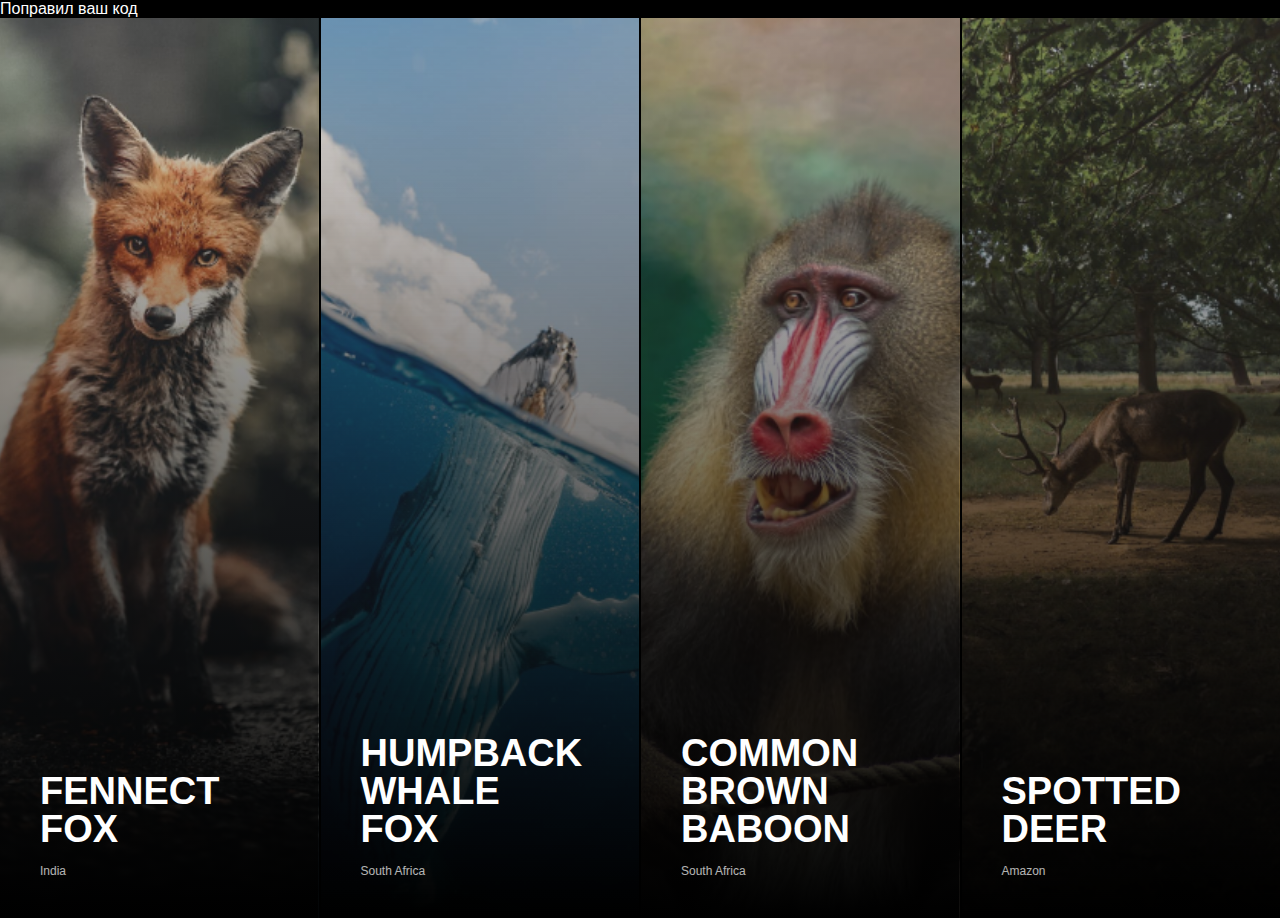
<file: 3 урок/task3.html>
Поправил ваш код


<!DOCTYPE html>
<html lang="en">

<head>
    <meta charset="UTF-8">
    <meta name="viewport" content="width=device-width, initial-scale=1.0">
    <title>Практическое задание №3</title>
    <link rel="stylesheet" href="task3.css">
</head>

<body>
    <div class="cards">
        <div class="card card-1">
            <h3>Fennect <br> fox</h3>
            <h4>India</h4>
        </div>
        <div class="card card-2">
            <h3>humpback <br> whale<br> fox</h3>
            <h4>South Africa</h4>
        </div>
        <div class="card card-3">
            <h3>Common brown <br> baboon</h3>
            <h4>South Africa</h4>
        </div>
        <div class="card card-4">
            <h3>spotted <br> deer </h3>
            <h4>Amazon</h4>
        </div>
    </div>
</body>

</html>
</file>
<file: итог/css/styles.css>
/* Базовые стили */
:root {
    --primary-color: #583404;
    --primary-color-hover: #c05a1f;
    --secondary-color: #ae5b08;
    --dark-color: #441c29;
    --light-color: #ffffff;
    --white-color: #FFFFFF;
    --text-color: #333333;
    --gray-color: #999999;
    --shadow: 0 4px 6px rgba(0, 0, 0, 0.1);
    --transition: all 0.3s ease;
}

* {
    margin: 0;
    padding: 0;
    box-sizing: border-box;
}

body {
    font-family: 'Raleway', sans-serif;
    line-height: 1.6;
    color: var(--text-color);
    background-color: var(--light-color);
}

h1, h2, h3, h4 {
    font-family: 'Playfair Display', serif;
    font-weight: 700;
}

.container {
    width: 100%;
    max-width: 1200px;
    margin: 0 auto;
    padding: 0 20px;
}

img {
    max-width: 100%;
    height: auto;
}

a {
    text-decoration: none;
    color: inherit;
}

ul {
    list-style: none;
}

.btn {
    display: inline-block;
    padding: 12px 24px;
    border-radius: 4px;
    font-weight: 600;
    text-align: center;
    cursor: pointer;
    transition: var(--transition);
    border: none;
    font-size: 1rem;
}

.btn--primary {
    background-color: var(--primary-color);
    color: var(--white-color);
}

.btn--primary:hover {
    background-color: #5a3d2c;
    transform: translateY(-2px);
    box-shadow: var(--shadow);
}

.btn--outline {
    background-color: transparent;
    color: var(--white-color);
    border: 2px solid var(--white-color);
}

.btn--outline:hover {
    background-color: rgba(255, 255, 255, 0.1);
    transform: translateY(-2px);
}

.section-title {
    font-size: 2.5rem;
    margin-bottom: 2rem;
    text-align: center;
    color: var(--dark-color);
    position: relative;
    padding-bottom: 15px;
}

.section-title::after {
    content: '';
    position: absolute;
    bottom: 0;
    left: 50%;
    transform: translateX(-50%);
    width: 80px;
    height: 3px;
    background-color: var(--primary-color);
}

/* Шапка */
.header {
    background-color: var(--white-color);
    box-shadow: var(--shadow);
    position: fixed;
    width: 100%;
    top: 0;
    left: 0;
    z-index: 1000;
}

.header__inner {
    display: flex;
    justify-content: space-between;
    align-items: center;
    padding: 20px 0;
}

.logo {
    font-size: 1.8rem;
    font-weight: 700;
    color: var(--dark-color);
}

.logo span {
    color: var(--primary-color);
}

.nav__list {
    display: flex;
    gap: 30px;
}

.nav__link {
    font-weight: 600;
    position: relative;
    padding: 5px 0;
    transition: var(--transition);
}

.nav__link::after {
    content: '';
    position: absolute;
    bottom: 0;
    left: 0;
    width: 0;
    height: 2px;
    background-color: var(--primary-color);
    transition: var(--transition);
}

.nav__link:hover {
    color: var(--primary-color);
}

.nav__link:hover::after {
    width: 100%;
}

.menu-toggle {
    display: none;
    background: none;
    border: none;
    cursor: pointer;
    padding: 10px;
    z-index: 1001;
}

.menu-toggle__line {
    display: block;
    width: 25px;
    height: 2px;
    background-color: var(--dark-color);
    margin: 5px 0;
    transition: var(--transition);
}

/* Герой */
.hero {
    background: linear-gradient(rgba(42, 26, 31, 0.7), rgba(78, 44, 54, 0.7)), url('../images/bg1.jpg') no-repeat center center/cover;
    height: 100vh;
    color: var(--white-color);
    display: flex;
    align-items: center;
    text-align: center;
    padding-top: 80px;
}

.hero__title {
    font-size: 3.5rem;
    margin-bottom: 20px;
    line-height: 1.2;
}

.hero__subtitle {
    font-size: 1.5rem;
    margin-bottom: 30px;
    max-width: 700px;
    margin-left: auto;
    margin-right: auto;
}

.hero__buttons {
    display: flex;
    gap: 20px;
    justify-content: center;
}

/* О нас */
.about {
    padding: 80px 0;
}

.about__inner {
    display: grid;
    grid-template-columns: 1fr 1fr;
    gap: 40px;
    align-items: center;
}

.about__image {
    border-radius: 8px;
    overflow: hidden;
    box-shadow: var(--shadow);
}

.about__image img {
    width: 100%;
    height: 100%;
    object-fit: cover;
    transition: var(--transition);
}

.about__image:hover img {
    transform: scale(1.05);
}

.about__text {
    margin-bottom: 20px;
}

.about__features {
    margin-top: 30px;
}

.feature-item {
    display: flex;
    align-items: center;
    margin-bottom: 15px;
}

.feature-icon {
    margin-right: 15px;
    color: var(--primary-color);
    font-size: 1.2rem;
}

/* Меню */
.menu {
    padding: 80px 0;
    background-color: var(--white-color);
}

.menu__tabs {
    display: flex;
    justify-content: center;
    margin-bottom: 30px;
    gap: 10px;
}

.tab-btn {
    padding: 10px 20px;
    background: none;
    border: none;
    border-bottom: 2px solid transparent;
    font-family: 'Raleway', sans-serif;
    font-weight: 600;
    font-size: 1rem;
    cursor: pointer;
    transition: var(--transition);
    color: var(--gray-color);
}

.tab-btn.active {
    color: var(--primary-color);
    border-bottom-color: var(--primary-color);
}

.tab-btn:hover {
    color: var(--primary-color);
}

.menu__content {
    display: none;
}

.menu__content.active {
    display: block;
}

.menu__grid {
    display: grid;
    grid-template-columns: repeat(auto-fit, minmax(300px, 1fr));
    gap: 30px;
}

.menu-item {
    background-color: var(--light-color);
    padding: 25px;
    border-radius: 8px;
    transition: var(--transition);
}

.menu-item:hover {
    transform: translateY(-5px);
    box-shadow: var(--shadow);
}

.menu-item__header {
    display: flex;
    justify-content: space-between;
    margin-bottom: 10px;
}

.menu-item__title {
    font-size: 1.2rem;
    color: var(--primary-color);
}

.menu-item__price {
    font-weight: 700;
    color: var(--dark-color);
}

.menu-item__description {
    color: var(--gray-color);
    font-size: 0.9rem;
}

/* Отзывы */
.reviews {
    padding: 80px 0;
    background-color: var(--light-color);
}

.reviews__slider {
    display: grid;
    grid-template-columns: repeat(auto-fit, minmax(300px, 1fr));
    gap: 30px;
}

.review {
    background-color: var(--white-color);
    padding: 30px;
    border-radius: 8px;
    box-shadow: var(--shadow);
    transition: var(--transition);
}

.review:hover {
    transform: translateY(-5px);
}

.review__rating {
    color: #FFD700;
    margin-bottom: 15px;
}

.review__text {
    font-style: italic;
    margin-bottom: 20px;
    position: relative;
}

.review__text::before {
    content: '"';
    font-size: 3rem;
    color: var(--secondary-color);
    position: absolute;
    top: -20px;
    left: -10px;
    opacity: 0.3;
}

.review__author {
    display: flex;
    align-items: center;
}

.review__photo {
    width: 50px;
    height: 50px;
    border-radius: 50%;
    object-fit: cover;
    margin-right: 15px;
}

.review__name {
    font-weight: 600;
}

/* Контакты */
.contacts {
    padding: 80px 0;
}

.contacts__inner {
    display: grid;
    grid-template-columns: 1fr 1fr;
    gap: 40px;
}

.contact-item {
    display: flex;
    align-items: center;
    margin-bottom: 20px;
}

.contact-icon {
    margin-right: 15px;
    color: var(--primary-color);
    font-size: 1.2rem;
    width: 20px;
    text-align: center;
}

.contacts__map {
    height: 400px;
    border-radius: 8px;
    overflow: hidden;
    box-shadow: var(--shadow);
}

.social-links {
    display: flex;
    gap: 15px;
    margin-top: 30px;
}

.social-link {
    display: flex;
    align-items: center;
    justify-content: center;
    width: 40px;
    height: 40px;
    border-radius: 50%;
    background-color: var(--light-color);
    color: var(--primary-color);
    transition: var(--transition);
}

.social-link:hover {
    background-color: var(--primary-color);
    color: var(--white-color);
    transform: translateY(-3px);
}

/* Подвал */
.footer {
    background-color: var(--dark-color);
    color: var(--white-color);
    padding: 60px 0 20px;
}

.footer__inner {
    display: grid;
    grid-template-columns: repeat(auto-fit, minmax(250px, 1fr));
    gap: 40px;
    margin-bottom: 40px;
}

.footer__logo .logo {
    color: var(--white-color);
}

.footer__logo .logo span {
    color: var(--secondary-color);
}

.footer__text {
    margin-top: 20px;
    opacity: 0.8;
    line-height: 1.6;
}

.footer__title {
    font-size: 1.3rem;
    margin-bottom: 20px;
    font-family: 'Playfair Display', serif;
}

.footer__list {
    display: flex;
    flex-direction: column;
    gap: 10px;
}

.footer__link {
    opacity: 0.8;
    transition: var(--transition);
}

.footer__link:hover {
    opacity: 1;
    color: var(--secondary-color);
}

.subscribe-form {
    display: flex;
    margin-top: 20px;
}

.subscribe-input {
    flex: 1;
    padding: 12px;
    border: none;
    border-radius: 4px 0 0 4px;
    font-family: 'Raleway', sans-serif;
}

.subscribe-input:focus {
    outline: none;
    box-shadow: 0 0 0 2px var(--secondary-color);
}

.subscribe-btn {
    background-color: var(--primary-color);
    color: var(--white-color);
    border: none;
    border-radius: 0 4px 4px 0;
    padding: 0 15px;
    cursor: pointer;
    transition: var(--transition);
}

.subscribe-btn:hover {
    background-color: var(--secondary-color);
}

.footer__bottom {
    padding-top: 20px;
    border-top: 1px solid rgba(255, 255, 255, 0.1);
    text-align: center;
}

.footer__copyright {
    opacity: 0.7;
    font-size: 0.9rem;
}

/* Адаптивность */
@media (max-width: 992px) {
    .section-title {
        font-size: 2rem;
    }
    
    .hero__title {
        font-size: 2.8rem;
    }
    
    .hero__subtitle {
        font-size: 1.3rem;
    }
    
    .about__inner {
        grid-template-columns: 1fr;
    }
    
    .about__image {
        order: -1;
    }
}

@media (max-width: 768px) {
    .nav {
        position: fixed;
        top: 80px;
        left: -100%;
        width: 80%;
        height: calc(100vh - 80px);
        background-color: var(--white-color);
        box-shadow: var(--shadow);
        transition: var(--transition);
        z-index: 999;
        flex-direction: column;
        padding: 30px;
    }
    
    .nav.active {
        left: 0;
    }
    
    .nav__list {
        flex-direction: column;
        gap: 20px;
    }
    
    .menu-toggle {
        display: block;
    }
    
    .menu-toggle.active .menu-toggle__line:nth-child(1) {
        transform: rotate(45deg) translate(5px, 5px);
    }
    
    .menu-toggle.active .menu-toggle__line:nth-child(2) {
        opacity: 0;
    }
    
    .menu-toggle.active .menu-toggle__line:nth-child(3) {
        transform: rotate(-45deg) translate(7px, -6px);
    }
    
    .hero {
        height: auto;
        padding: 120px 0 80px;
    }
    
    .hero__buttons {
        flex-direction: column;
        gap: 15px;
    }
    
    .contacts__inner {
        grid-template-columns: 1fr;
    }
    
    .contacts__map {
        height: 300px;
    }
}

@media (max-width: 576px) {
    .section-title {
        font-size: 1.8rem;
    }
    
    .hero__title {
        font-size: 2.2rem;
    }
    
    .hero__subtitle {
        font-size: 1.1rem;
    }
    
    .menu__tabs {
        flex-direction: column;
    }
}
</file>
<file: 3 урок/итог/css/styles.css>
/* Базовые стили */
:root {
    --primary-color: #583404;
    --primary-color-hover: #c05a1f;
    --secondary-color: #ae5b08;
    --dark-color: #441c29;
    --light-color: #ffffff;
    --white-color: #FFFFFF;
    --text-color: #333333;
    --gray-color: #999999;
    --shadow: 0 4px 6px rgba(0, 0, 0, 0.1);
    --transition: all 0.3s ease;
}

* {
    margin: 0;
    padding: 0;
    box-sizing: border-box;
}

body {
    font-family: 'Raleway', sans-serif;
    line-height: 1.6;
    color: var(--text-color);
    background-color: var(--light-color);
}

h1, h2, h3, h4 {
    font-family: 'Playfair Display', serif;
    font-weight: 700;
}

.container {
    width: 100%;
    max-width: 1200px;
    margin: 0 auto;
    padding: 0 20px;
}

img {
    max-width: 100%;
    height: auto;
}

a {
    text-decoration: none;
    color: inherit;
}

ul {
    list-style: none;
}

.btn {
    display: inline-block;
    padding: 12px 24px;
    border-radius: 4px;
    font-weight: 600;
    text-align: center;
    cursor: pointer;
    transition: var(--transition);
    border: none;
    font-size: 1rem;
}

.btn--primary {
    background-color: var(--primary-color);
    color: var(--white-color);
}

.btn--primary:hover {
    background-color: #5a3d2c;
    transform: translateY(-2px);
    box-shadow: var(--shadow);
}

.btn--outline {
    background-color: transparent;
    color: var(--white-color);
    border: 2px solid var(--white-color);
}

.btn--outline:hover {
    background-color: rgba(255, 255, 255, 0.1);
    transform: translateY(-2px);
}

.section-title {
    font-size: 2.5rem;
    margin-bottom: 2rem;
    text-align: center;
    color: var(--dark-color);
    position: relative;
    padding-bottom: 15px;
}

.section-title::after {
    content: '';
    position: absolute;
    bottom: 0;
    left: 50%;
    transform: translateX(-50%);
    width: 80px;
    height: 3px;
    background-color: var(--primary-color);
}

/* Шапка */
.header {
    background-color: var(--white-color);
    box-shadow: var(--shadow);
    position: fixed;
    width: 100%;
    top: 0;
    left: 0;
    z-index: 1000;
}

.header__inner {
    display: flex;
    justify-content: space-between;
    align-items: center;
    padding: 20px 0;
}

.logo {
    font-size: 1.8rem;
    font-weight: 700;
    color: var(--dark-color);
}

.logo span {
    color: var(--primary-color);
}

.nav__list {
    display: flex;
    gap: 30px;
}

.nav__link {
    font-weight: 600;
    position: relative;
    padding: 5px 0;
    transition: var(--transition);
}

.nav__link::after {
    content: '';
    position: absolute;
    bottom: 0;
    left: 0;
    width: 0;
    height: 2px;
    background-color: var(--primary-color);
    transition: var(--transition);
}

.nav__link:hover {
    color: var(--primary-color);
}

.nav__link:hover::after {
    width: 100%;
}

.menu-toggle {
    display: none;
    background: none;
    border: none;
    cursor: pointer;
    padding: 10px;
    z-index: 1001;
}

.menu-toggle__line {
    display: block;
    width: 25px;
    height: 2px;
    background-color: var(--dark-color);
    margin: 5px 0;
    transition: var(--transition);
}

/* Герой */
.hero {
    background: linear-gradient(rgba(42, 26, 31, 0.7), rgba(78, 44, 54, 0.7)), url('../images/bg1.jpg') no-repeat center center/cover;
    height: 100vh;
    color: var(--white-color);
    display: flex;
    align-items: center;
    text-align: center;
    padding-top: 80px;
}

.hero__title {
    font-size: 3.5rem;
    margin-bottom: 20px;
    line-height: 1.2;
}

.hero__subtitle {
    font-size: 1.5rem;
    margin-bottom: 30px;
    max-width: 700px;
    margin-left: auto;
    margin-right: auto;
}

.hero__buttons {
    display: flex;
    gap: 20px;
    justify-content: center;
}

/* О нас */
.about {
    padding: 80px 0;
}

.about__inner {
    display: grid;
    grid-template-columns: 1fr 1fr;
    gap: 40px;
    align-items: center;
}

.about__image {
    border-radius: 8px;
    overflow: hidden;
    box-shadow: var(--shadow);
}

.about__image img {
    width: 100%;
    height: 100%;
    object-fit: cover;
    transition: var(--transition);
}

.about__image:hover img {
    transform: scale(1.05);
}

.about__text {
    margin-bottom: 20px;
}

.about__features {
    margin-top: 30px;
}

.feature-item {
    display: flex;
    align-items: center;
    margin-bottom: 15px;
}

.feature-icon {
    margin-right: 15px;
    color: var(--primary-color);
    font-size: 1.2rem;
}

/* Меню */
.menu {
    padding: 80px 0;
    background-color: var(--white-color);
}

.menu__tabs {
    display: flex;
    justify-content: center;
    margin-bottom: 30px;
    gap: 10px;
}

.tab-btn {
    padding: 10px 20px;
    background: none;
    border: none;
    border-bottom: 2px solid transparent;
    font-family: 'Raleway', sans-serif;
    font-weight: 600;
    font-size: 1rem;
    cursor: pointer;
    transition: var(--transition);
    color: var(--gray-color);
}

.tab-btn.active {
    color: var(--primary-color);
    border-bottom-color: var(--primary-color);
}

.tab-btn:hover {
    color: var(--primary-color);
}

.menu__content {
    display: none;
}

.menu__content.active {
    display: block;
}

.menu__grid {
    display: grid;
    grid-template-columns: repeat(auto-fit, minmax(300px, 1fr));
    gap: 30px;
}

.menu-item {
    background-color: var(--light-color);
    padding: 25px;
    border-radius: 8px;
    transition: var(--transition);
}

.menu-item:hover {
    transform: translateY(-5px);
    box-shadow: var(--shadow);
}

.menu-item__header {
    display: flex;
    justify-content: space-between;
    margin-bottom: 10px;
}

.menu-item__title {
    font-size: 1.2rem;
    color: var(--primary-color);
}

.menu-item__price {
    font-weight: 700;
    color: var(--dark-color);
}

.menu-item__description {
    color: var(--gray-color);
    font-size: 0.9rem;
}

/* Отзывы */
.reviews {
    padding: 80px 0;
    background-color: var(--light-color);
}

.reviews__slider {
    display: grid;
    grid-template-columns: repeat(auto-fit, minmax(300px, 1fr));
    gap: 30px;
}

.review {
    background-color: var(--white-color);
    padding: 30px;
    border-radius: 8px;
    box-shadow: var(--shadow);
    transition: var(--transition);
}

.review:hover {
    transform: translateY(-5px);
}

.review__rating {
    color: #FFD700;
    margin-bottom: 15px;
}

.review__text {
    font-style: italic;
    margin-bottom: 20px;
    position: relative;
}

.review__text::before {
    content: '"';
    font-size: 3rem;
    color: var(--secondary-color);
    position: absolute;
    top: -20px;
    left: -10px;
    opacity: 0.3;
}

.review__author {
    display: flex;
    align-items: center;
}

.review__photo {
    width: 50px;
    height: 50px;
    border-radius: 50%;
    object-fit: cover;
    margin-right: 15px;
}

.review__name {
    font-weight: 600;
}

/* Контакты */
.contacts {
    padding: 80px 0;
}

.contacts__inner {
    display: grid;
    grid-template-columns: 1fr 1fr;
    gap: 40px;
}

.contact-item {
    display: flex;
    align-items: center;
    margin-bottom: 20px;
}

.contact-icon {
    margin-right: 15px;
    color: var(--primary-color);
    font-size: 1.2rem;
    width: 20px;
    text-align: center;
}

.contacts__map {
    height: 400px;
    border-radius: 8px;
    overflow: hidden;
    box-shadow: var(--shadow);
}

.social-links {
    display: flex;
    gap: 15px;
    margin-top: 30px;
}

.social-link {
    display: flex;
    align-items: center;
    justify-content: center;
    width: 40px;
    height: 40px;
    border-radius: 50%;
    background-color: var(--light-color);
    color: var(--primary-color);
    transition: var(--transition);
}

.social-link:hover {
    background-color: var(--primary-color);
    color: var(--white-color);
    transform: translateY(-3px);
}

/* Подвал */
.footer {
    background-color: var(--dark-color);
    color: var(--white-color);
    padding: 60px 0 20px;
}

.footer__inner {
    display: grid;
    grid-template-columns: repeat(auto-fit, minmax(250px, 1fr));
    gap: 40px;
    margin-bottom: 40px;
}

.footer__logo .logo {
    color: var(--white-color);
}

.footer__logo .logo span {
    color: var(--secondary-color);
}

.footer__text {
    margin-top: 20px;
    opacity: 0.8;
    line-height: 1.6;
}

.footer__title {
    font-size: 1.3rem;
    margin-bottom: 20px;
    font-family: 'Playfair Display', serif;
}

.footer__list {
    display: flex;
    flex-direction: column;
    gap: 10px;
}

.footer__link {
    opacity: 0.8;
    transition: var(--transition);
}

.footer__link:hover {
    opacity: 1;
    color: var(--secondary-color);
}

.subscribe-form {
    display: flex;
    margin-top: 20px;
}

.subscribe-input {
    flex: 1;
    padding: 12px;
    border: none;
    border-radius: 4px 0 0 4px;
    font-family: 'Raleway', sans-serif;
}

.subscribe-input:focus {
    outline: none;
    box-shadow: 0 0 0 2px var(--secondary-color);
}

.subscribe-btn {
    background-color: var(--primary-color);
    color: var(--white-color);
    border: none;
    border-radius: 0 4px 4px 0;
    padding: 0 15px;
    cursor: pointer;
    transition: var(--transition);
}

.subscribe-btn:hover {
    background-color: var(--secondary-color);
}

.footer__bottom {
    padding-top: 20px;
    border-top: 1px solid rgba(255, 255, 255, 0.1);
    text-align: center;
}

.footer__copyright {
    opacity: 0.7;
    font-size: 0.9rem;
}

/* Адаптивность */
@media (max-width: 992px) {
    .section-title {
        font-size: 2rem;
    }
    
    .hero__title {
        font-size: 2.8rem;
    }
    
    .hero__subtitle {
        font-size: 1.3rem;
    }
    
    .about__inner {
        grid-template-columns: 1fr;
    }
    
    .about__image {
        order: -1;
    }
}

@media (max-width: 768px) {
    .nav {
        position: fixed;
        top: 80px;
        left: -100%;
        width: 80%;
        height: calc(100vh - 80px);
        background-color: var(--white-color);
        box-shadow: var(--shadow);
        transition: var(--transition);
        z-index: 999;
        flex-direction: column;
        padding: 30px;
    }
    
    .nav.active {
        left: 0;
    }
    
    .nav__list {
        flex-direction: column;
        gap: 20px;
    }
    
    .menu-toggle {
        display: block;
    }
    
    .menu-toggle.active .menu-toggle__line:nth-child(1) {
        transform: rotate(45deg) translate(5px, 5px);
    }
    
    .menu-toggle.active .menu-toggle__line:nth-child(2) {
        opacity: 0;
    }
    
    .menu-toggle.active .menu-toggle__line:nth-child(3) {
        transform: rotate(-45deg) translate(7px, -6px);
    }
    
    .hero {
        height: auto;
        padding: 120px 0 80px;
    }
    
    .hero__buttons {
        flex-direction: column;
        gap: 15px;
    }
    
    .contacts__inner {
        grid-template-columns: 1fr;
    }
    
    .contacts__map {
        height: 300px;
    }
}

@media (max-width: 576px) {
    .section-title {
        font-size: 1.8rem;
    }
    
    .hero__title {
        font-size: 2.2rem;
    }
    
    .hero__subtitle {
        font-size: 1.1rem;
    }
    
    .menu__tabs {
        flex-direction: column;
    }
}
</file>
<file: task2.css>
*{
    font-family: Arial;
    margin: 0;
    padding: 0;
    box-sizing: border-box;
}

.back-to-main{
    display: block;
    margin: 20px;
    width: max-content;
}

body{
    background: #f5f5f5;
}


.card{
    max-width: 500px;
    width: 100%;
    background: white;
    margin: 20px auto;
    padding: 20px;
    border-radius: 15px;
    box-shadow: 0px 5px 15px rgba(0, 0, 0, .1 );
transition: 0.3s;
}

.card:hover{
transform: scale(1.02);
}

.card .favorite{
    text-align: right;
}

.card .favorite a{
    text-decoration: none;
}

.card img{
    width: 100%;
}


.card h3{
    margin: 16px 0px;
    font-size: 20px;
}

.card .info{
    line-height: 1.2;
    text-align: 16px 0px;
}

.card .price{
    color: #2c3e50;
    font-weight: bold;
    font-size: 24px;
    margin: 16px 0px;
}

.card .old-price{
    color: #e74c3c;
    text-decoration: line-through;
    font-size: 16px;
}
.card button{
    background: linear-gradient(to right #3498db, #2ecc71);
    color: white;
    border: none;
    padding: 10px 20px;
    border-radius: 5px;
    cursor: pointer;
}

.card button:hover{
    filter:brightness(0.95)
}
</file>
<file: task3.css>
@import url('https://fonts.googleapis.com/css2?family=Roboto+Mono:ital,wght@0,100..700;1,100..700&display=swap');

* {
    margin: 0;
    padding: 0;
    box-sizing: border-box;
    font-family: "Poppins", sans-serif;
}



body {
    min-height: 100vh;
    background-color: black;
    color: white;
}

.cards {
    display: flex;
    height: 100vh;
    gap: 2px;
    overflow: hidden;
}


.card-1 {
    background: linear-gradient(rgba(151, 139, 139, .2), black), url(Image.png);

}

.card-2 {
    background: linear-gradient(rgba(151, 139, 139, .2), black), url(Image-1.png);
}

.card-3 {
    background: linear-gradient(rgba(151, 139, 139, .2), black), url(Image-2.png);
}

.card-4 {
    background: linear-gradient(rgba(151, 139, 139, .2), black), url(Image-3.png);
}

.card {
    padding: 40px;
    display: flex;
    flex-direction: column;
    justify-content: end;
    flex: 1;
    gap: 16px;
    background-size: cover;
    background-position: center;
    transform: 3s;
}

.card:hover {
    transform: scale(105%);
    z-index: 1;
}

h3 {
    font-size: 38px;
    text-transform: uppercase;
    line-height: 38px;
}

h4 {
    font-size: 12px;
    text-transform: capitalize;
    opacity: 0.7;
    font-weight: normal;
}
</file>
<file: 3 урок/task3.css>
@import url('https://fonts.googleapis.com/css2?family=Roboto+Mono:ital,wght@0,100..700;1,100..700&display=swap');

* {
    margin: 0;
    padding: 0;
    box-sizing: border-box;
    font-family: "Poppins", sans-serif;
}



body {
    min-height: 100vh;
    background-color: black;
    color: white;
}

.cards {
    display: flex;
    height: 100vh;
    gap: 2px;
    overflow: hidden;
}


.card-1 {
    background: linear-gradient(rgba(151, 139, 139, .2), black), url(Image.png);

}

.card-2 {
    background: linear-gradient(rgba(151, 139, 139, .2), black), url(Image-1.png);
}

.card-3 {
    background: linear-gradient(rgba(151, 139, 139, .2), black), url(Image-2.png);
}

.card-4 {
    background: linear-gradient(rgba(151, 139, 139, .2), black), url(Image-3.png);
}

.card {
    padding: 40px;
    display: flex;
    flex-direction: column;
    justify-content: end;
    flex: 1;
    gap: 16px;
    background-size: cover;
    background-position: center;
    transform: 3s;
}

.card:hover {
    transform: scale(105%);
    z-index: 1;
}

h3 {
    font-size: 38px;
    text-transform: uppercase;
    line-height: 38px;
}

h4 {
    font-size: 12px;
    text-transform: capitalize;
    opacity: 0.7;
    font-weight: normal;
}
</file>
